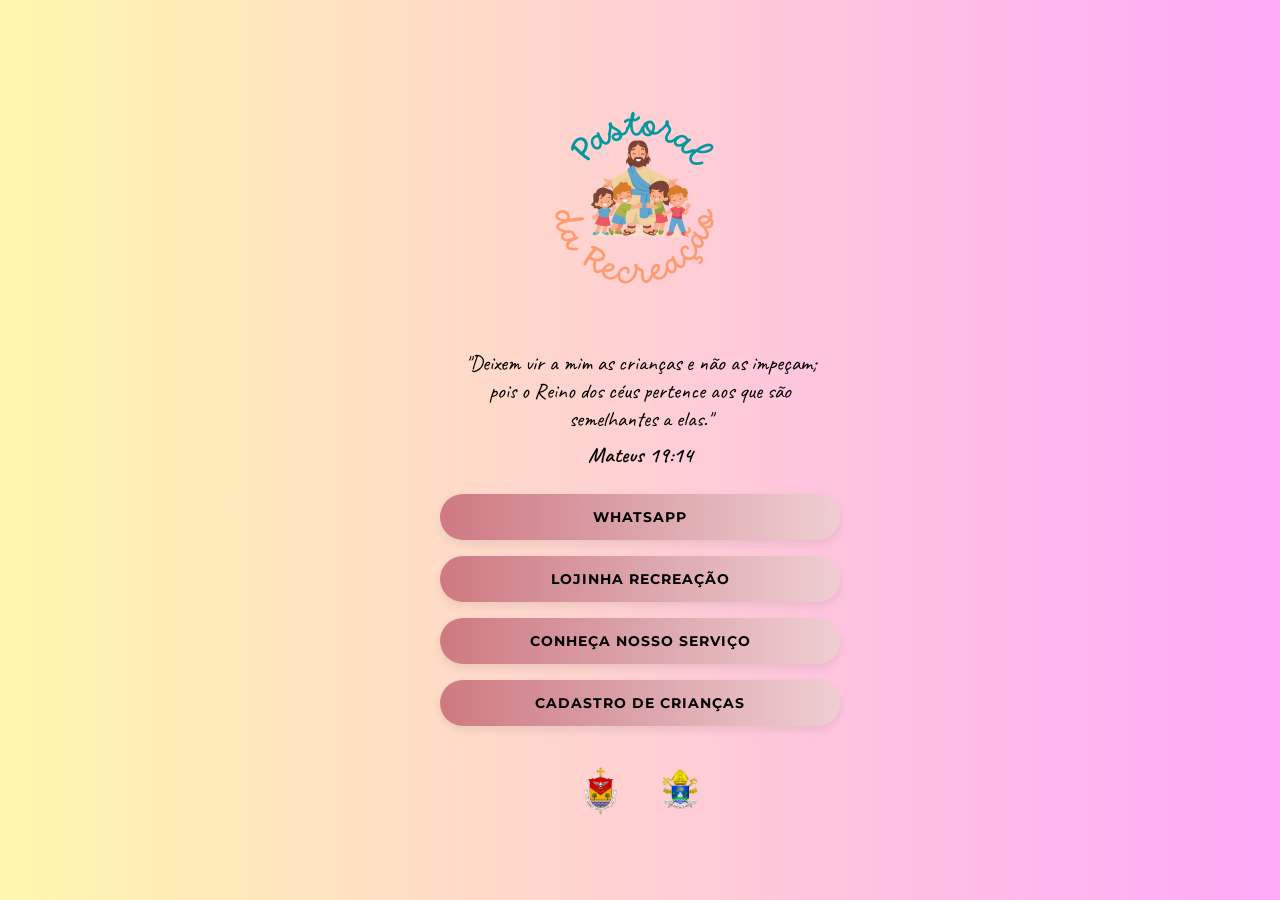
<file: index.html>
<!DOCTYPE html>
<html lang="pt-BR">
<head>
  <meta charset="UTF-8">
  <meta name="viewport" content="width=device-width, initial-scale=1.0">
  <title>Pastoral da Recreação</title>
  
  <!-- Fonte Dreaming Outloud / Caveat para o versículo -->
  <link rel="preconnect" href="https://fonts.googleapis.com">
  <link rel="preconnect" href="https://fonts.gstatic.com" crossorigin>
  <link href="https://fonts.googleapis.com/css2?family=Caveat:wght@500;600&family=Montserrat:wght@600;700&display=swap" rel="stylesheet">
  
  <link rel="stylesheet" href="style.css">
</head>
<body>

  <main class="card-container">
    
    <!-- Logo Principal sem fundo -->
    <img src="logo.png" alt="Pastoral da Recreação" class="logo-principal">

    <!-- Versículo Bíblico -->
    <blockquote class="versiculo">
      "Deixem vir a mim as crianças e não as impeçam; pois o Reino dos céus pertence aos que são semelhantes a elas."
      <span>Mateus 19:14</span>
    </blockquote>

<!-- Botões Principais -->
    <nav class="links-container">
      <a href="https://wa.me/55082991595924?text=Ol%C3%A1!%20Vim%20pelo%20Instagram%20da%20Pastoral%20da%20Recrea%C3%A7%C3%A3o" target="_blank" class="btn">WHATSAPP</a>
      
      <a href="lojinha.html" class="btn">LOJINHA RECREAÇÃO</a>
      
      <a href="servico.html" class="btn">CONHEÇA NOSSO SERVIÇO</a>
      
      <a href="https://forms.gle/XM6vUZsc3RKr69UEA" target="_blank" class="btn">CADASTRO DE CRIANÇAS</a>
    </nav>

    <!-- Logos de Rodapé -->
    <footer class="logos-rodape">
      <img src="logo-paroquia.png" alt="Logo Paróquia" class="img-rodape">
      <img src="logo-arquidiocese.png" alt="Logo Arquidiocese" class="img-rodape">
    </footer>

  </main>

</body>
</html>
</file>
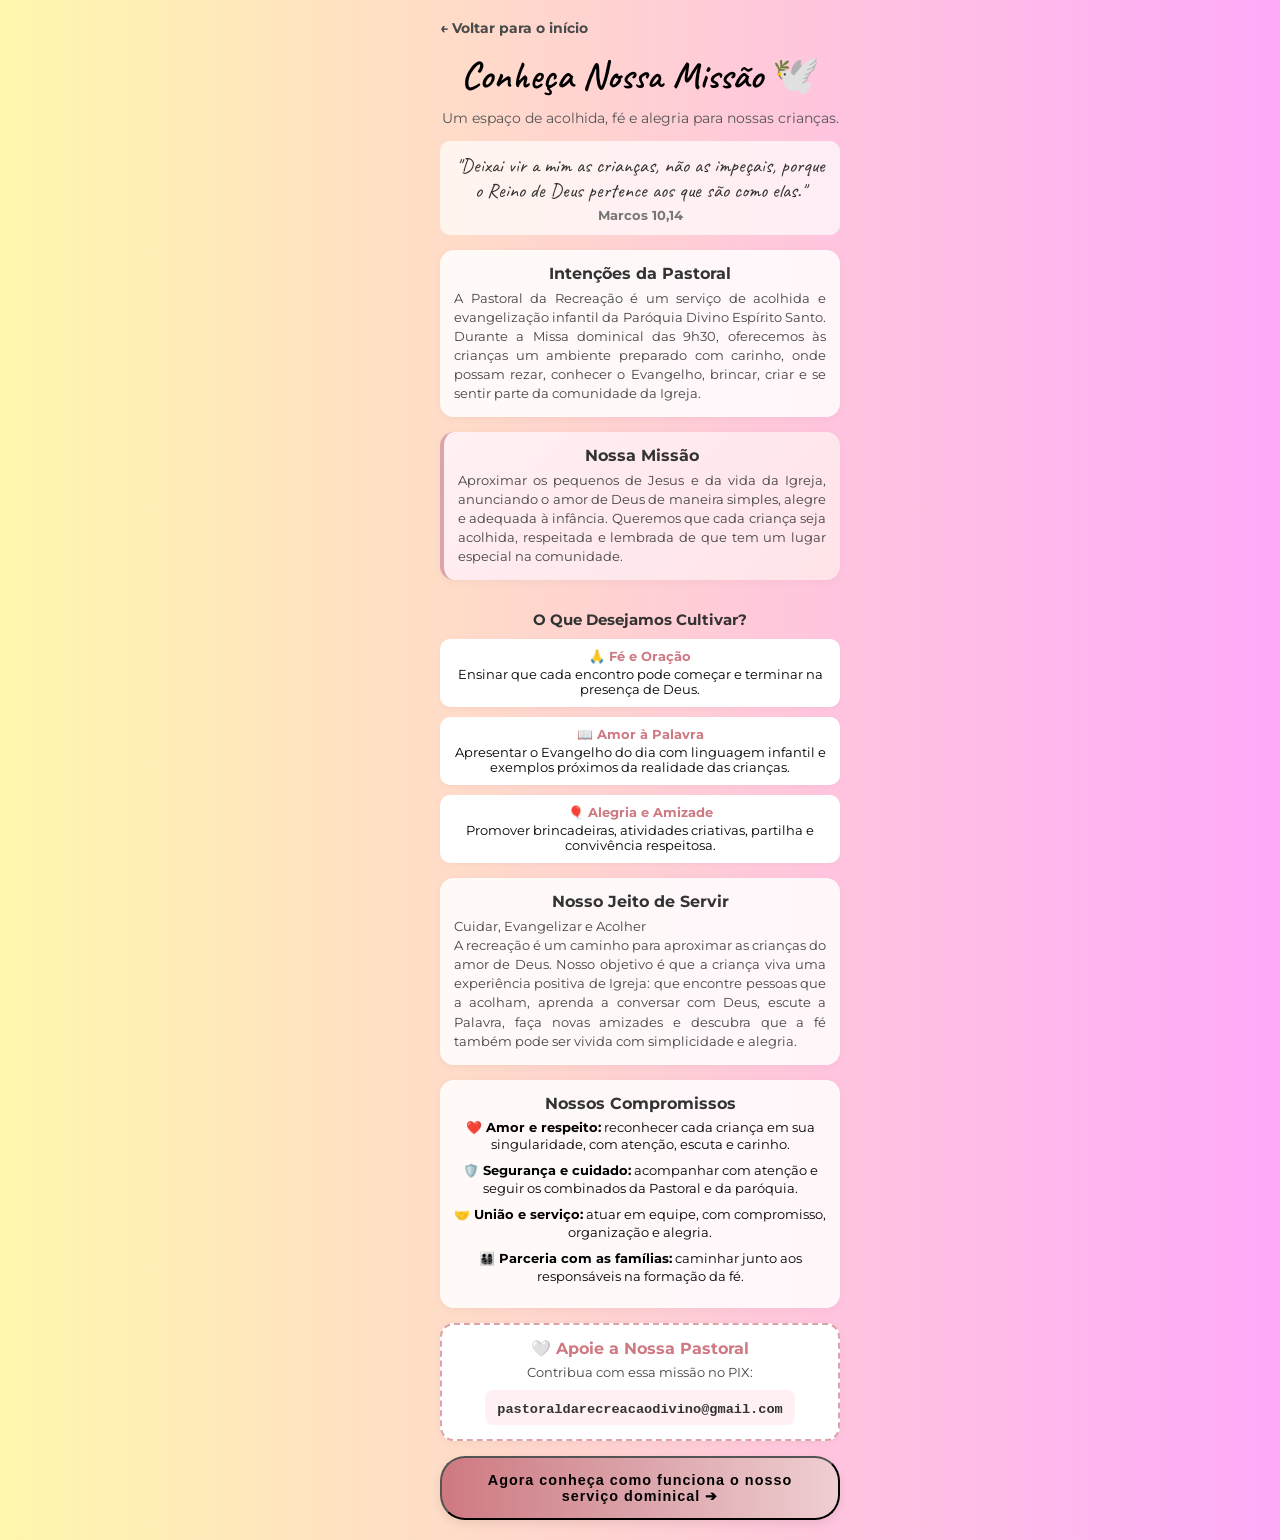
<file: servico.html>
<!DOCTYPE html>
<html lang="pt-BR">
<head>
  <meta charset="UTF-8">
  <meta name="viewport" content="width=device-width, initial-scale=1.0">
  <title>Conheça Nosso Serviço - Pastoral da Recreação</title>
  
  <link rel="preconnect" href="https://fonts.googleapis.com">
  <link rel="preconnect" href="https://fonts.gstatic.com" crossorigin>
  <link href="https://fonts.googleapis.com/css2?family=Caveat:wght@500;600&family=Montserrat:wght@500;600;700&display=swap" rel="stylesheet">
  
  <link rel="stylesheet" href="style.css">
</head>
<body>

  <main class="card-container lojinha-box">
    
    <!-- PÁGINA 1: MISSÃO E FLYER -->
    <section id="servico-pag-1" class="pagina-lojinha ativa">
      <a href="index.html" class="btn-voltar">← Voltar para o início</a>
      
      <h1 class="titulo-lojinha">Conheça Nossa Missão 🕊️</h1>
      <p class="subtitulo-servico">Um espaço de acolhida, fé e alegria para nossas crianças.</p>

      <blockquote class="versiculo-servico">
        "Deixai vir a mim as crianças, não as impeçais, porque o Reino de Deus pertence aos que são como elas."
        <span>Marcos 10,14</span>
      </blockquote>

      <div class="card-servico-bloco">
        <h3>Intenções da Pastoral</h3>
        <p>A Pastoral da Recreação é um serviço de acolhida e evangelização infantil da Paróquia Divino Espírito Santo. Durante a Missa dominical das 9h30, oferecemos às crianças um ambiente preparado com carinho, onde possam rezar, conhecer o Evangelho, brincar, criar e se sentir parte da comunidade da Igreja.</p>
      </div>

      <div class="card-servico-bloco destaque-rosa">
        <h3>Nossa Missão</h3>
        <p>Aproximar os pequenos de Jesus e da vida da Igreja, anunciando o amor de Deus de maneira simples, alegre e adequada à infância. Queremos que cada criança seja acolhida, respeitada e lembrada de que tem um lugar especial na comunidade.</p>
      </div>

      <h3 class="subtitulo-secao">O Que Desejamos Cultivar?</h3>
      <div class="grid-cultivar">
        <div class="card-cultivar">
          <strong>🙏 Fé e Oração</strong>
          <p>Ensinar que cada encontro pode começar e terminar na presença de Deus.</p>
        </div>
        <div class="card-cultivar">
          <strong>📖 Amor à Palavra</strong>
          <p>Apresentar o Evangelho do dia com linguagem infantil e exemplos próximos da realidade das crianças.</p>
        </div>
        <div class="card-cultivar">
          <strong>🎈 Alegria e Amizade</strong>
          <p>Promover brincadeiras, atividades criativas, partilha e convivência respeitosa.</p>
        </div>
      </div>

      <div class="card-servico-bloco">
        <h3>Nosso Jeito de Servir</h3>
        <p class="destaque-subtexto">Cuidar, Evangelizar e Acolher</p>
        <p>A recreação é um caminho para aproximar as crianças do amor de Deus. Nosso objetivo é que a criança viva uma experiência positiva de Igreja: que encontre pessoas que a acolham, aprenda a conversar com Deus, escute a Palavra, faça novas amizades e descubra que a fé também pode ser vivida com simplicidade e alegria.</p>
      </div>

     <div class="card-servico-bloco">
        <h3>Nossos Compromissos</h3>
        <ul class="lista-compromissos">
          <li><strong>❤️ Amor e respeito:</strong> reconhecer cada criança em sua singularidade, com atenção, escuta e carinho.</li>
          <li><strong>🛡️ Segurança e cuidado:</strong> acompanhar com atenção e seguir os combinados da Pastoral e da paróquia.</li>
          <li><strong>🤝 União e serviço:</strong> atuar em equipe, com compromisso, organização e alegria.</li>
          <li><strong>👨‍👩‍👧‍👦 Parceria com as famílias:</strong> caminhar junto aos responsáveis na formação da fé.</li>
        </ul>
      </div>

      <!-- BLOCO CHAVE PIX -->
      <div class="card-servico-bloco card-pix">
        <h3>🤍 Apoie a Nossa Pastoral</h3>
        <p>Contribua com essa missão no PIX:</p>
        <div class="chave-pix-box">
          <code>pastoraldarecreacaodivino@gmail.com</code>
        </div>
      </div>

      <button class="btn btn-destaque" onclick="mudarTelaServico('servico-pag-2')">
        Agora conheça como funciona o nosso serviço dominical ➔
      </button>
    </section>

    <!-- PÁGINA 2: PASSO A PASSO / ROTEIRO -->
    <section id="servico-pag-2" class="pagina-lojinha">
      <button class="btn-voltar" onclick="mudarTelaServico('servico-pag-1')">← Voltar para a missão</button>
      
      <h1 class="titulo-lojinha">Passo a Passo do Nosso Serviço 📋</h1>
      <p class="subtitulo-servico">Um roteiro de acolhida, fé, cuidado e alegria para nossas crianças.</p>

      <div class="tag-horario">
        ⏰ MISSA E RECREAÇÃO: 9H30<br>
        <small>Chegada dos voluntários: até 8h50 (40 minutos antes), para preparar o salão paroquial.</small>
      </div>

      <div class="lista-etapas">
        <div class="card-etapa">
          <span class="num-etapa">1</span>
          <div>
            <strong>Preparação do espaço</strong>
            <p>A equipe chega com antecedência para organizar o salão paroquial, preparar os materiais e deixar o ambiente pronto para receber as crianças.</p>
          </div>
        </div>

        <div class="card-etapa">
          <span class="num-etapa">2</span>
          <div>
            <strong>Acolhida e oração inicial</strong>
            <p>Na chegada, acolhemos cada criança e começamos com uma oração. Assim, ensinamos desde cedo que tudo deve começar na presença de Deus.</p>
          </div>
        </div>

        <div class="card-etapa">
          <span class="num-etapa">3</span>
          <div>
            <strong>Evangelho do dia</strong>
            <p>Apresentamos o mesmo Evangelho proclamado na missa, mas em linguagem infantil, com exemplos e explicações adequados para que as crianças compreendam e se familiarizem com a Palavra.</p>
          </div>
        </div>

        <div class="card-etapa">
          <span class="num-etapa">4</span>
          <div>
            <strong>Dinâmica relacionada ao Evangelho</strong>
            <p>Depois do Evangelho, realizamos uma dinâmica que ajude a transmitir sua mensagem. A atividade é escolhida previamente pelos voluntários escalados e deve estar ligada ao tema do dia.</p>
          </div>
        </div>

        <div class="card-etapa">
          <span class="num-etapa">5</span>
          <div>
            <strong>Pintura e lanche</strong>
            <p>Organizamos mesinhas e cadeiras para as crianças pintarem e realizarem a atividade. Também servimos um lanche simples e leve, previamente dividido entre os voluntários da escala da semana.</p>
          </div>
        </div>

        <div class="card-etapa">
          <span class="num-etapa">6</span>
          <div>
            <strong>Oração final e bênção</strong>
            <p>Ao final, reunimos as crianças, agradecemos pelo encontro e formamos uma fila para levá-las ao altar. Elas permanecem junto ao padre durante a bênção final, com a participação dos pais.</p>
          </div>
        </div>

        <div class="card-etapa">
          <span class="num-etapa">7</span>
          <div>
            <strong>Entrega às famílias</strong>
            <p>A entrega das crianças aos responsáveis acontece após a procissão de saída. Os voluntários devem acompanhar esse momento com atenção e entregar cada criança diretamente aos pais ou responsáveis.</p>
          </div>
        </div>

<div class="card-etapa">
          <span class="num-etapa">8</span>
          <div>
            <strong>Organização e limpeza</strong>
            <p>Depois da saída das famílias, retornamos ao salão paroquial para recolher os materiais e fazer a limpeza completa. O espaço deve ficar sem resíduos e em boas condições para o próximo grupo ou pastoral que for utilizá-lo.</p>
          </div>
        </div>
      </div>

      <div class="card-servico-bloco aviso-cuidados">
        <h3>⚠️ Atenção aos Cuidados com as Crianças</h3>
        <p>Durante a procissão de saída, mantenha as crianças organizadas e não bloqueie a passagem dos coroinhas pela porta lateral. Acompanhe a movimentação até que os pais ou responsáveis venham buscá-las, sempre com atenção e calma.</p>
        <p class="frase-final-servico"><em>"Servir com amor também é cuidar, organizar e deixar tudo pronto para o próximo."</em></p>
      </div>

      <!-- BOTÃO NOVO PARA VOLUNTÁRIOS -->
      <a href="https://wa.me/55082991595924?text=Ol%C3%A1!%20Gostaria%20de%20ser%20um%20volunt%C3%A1rio%20na%20Pastoral%20da%20Recrea%C3%A7%C3%A3o!" target="_blank" class="btn btn-destaque" style="margin-top: 15px; margin-bottom: 10px;">
        🤝 SEJA UM DE NOSSOS VOLUNTÁRIOS
      </a>

      <button class="btn-voltar" onclick="mudarTelaServico('servico-pag-1')">← Voltar ao início da Missão</button>
    </section>

  </main>

  <script>
    function mudarTelaServico(idPagina) {
      document.querySelectorAll('.pagina-lojinha').forEach(p => p.classList.remove('ativa'));
      document.getElementById(idPagina).classList.add('ativa');
      window.scrollTo(0, 0);
    }
  </script>
</body>
</html>
</file>
<file: style.css>
/* Importando a fonte similar à Dreaming Outloud / Caveat */
@import url('https://fonts.googleapis.com/css2?family=Caveat:wght@500;600&family=Montserrat:wght@600;700&display=swap');

* {
  box-sizing: border-box;
  margin: 0;
  padding: 0;
}

body {
  /* Fundo Gradiente de 90 graus exatamente como solicitado */
  background: linear-gradient(90deg, #fff7ad, #ffa9f9);
  font-family: 'Montserrat', sans-serif;
  display: flex;
  justify-content: center;
  align-items: center;
  min-height: 100vh;
  padding: 20px 15px;
}

/* Container do Cartão - Adaptação Automática */
.card-container {
  width: 100%;
  max-width: 400px; /* Largura perfeita para simular tela de celular no PC */
  display: flex;
  flex-direction: column;
  align-items: center;
  text-align: center;
}

/* Logo Principal */
.logo-principal {
  width: 80%;
  max-width: 250px;
  height: auto;
  margin-bottom: 20px;
}

/* Versículo Bíblico */
.versiculo {
  font-family: 'Caveat', cursive; /* Fonte similar à Dreaming Outloud */
  font-size: 1.35rem; /* Ajuste proporcional (~14.9px ajustado para escala web) */
  color: #000000;
  line-height: 1.3;
  margin-bottom: 25px;
  padding: 0 10px;
}

.versiculo span {
  display: block;
  margin-top: 8px;
  font-weight: 600;
}

/* Container dos Botões */
.links-container {
  width: 100%;
  display: flex;
  flex-direction: column;
  gap: 16px;
  margin-bottom: 35px;
}

/* Estilo dos Botões */
.btn {
  display: block;
  width: 100%;
  padding: 14px 20px;
  
  /* Gradiente linear de 90 graus dos botões */
  background: linear-gradient(90deg, #cf7982, #dba4aa, #efced1);
  
  color: #000000;
  text-decoration: none;
  font-weight: 700;
  font-size: 0.9rem;
  letter-spacing: 1px;
  border-radius: 25px; /* Cantos arredondados do layout */
  box-shadow: 0 4px 10px rgba(0, 0, 0, 0.08);
  transition: transform 0.2s ease, box-shadow 0.2s ease;
}

.btn:hover {
  transform: translateY(-2px);
  box-shadow: 0 6px 14px rgba(0, 0, 0, 0.12);
}

/* Logos do Rodapé */
.logos-rodape {
  display: flex;
  justify-content: center;
  align-items: center;
  gap: 20px;
  width: 100%;
}

.img-rodape {
  height: 60px;
  width: auto;
}
/* --- LOJINHA CSS --- */
.pagina-lojinha {
  display: none;
  width: 100%;
}

.pagina-lojinha.ativa {
  display: flex;
  flex-direction: column;
  align-items: center;
}

.btn-voltar {
  align-self: flex-start;
  background: none;
  border: none;
  color: #4a4a4a;
  text-decoration: none;
  font-weight: bold;
  margin-bottom: 15px;
  cursor: pointer;
  font-size: 0.85rem;
}

.aviso-institucional {
  background: rgba(255, 255, 255, 0.6);
  padding: 10px 14px;
  border-radius: 12px;
  font-size: 0.8rem;
  color: #333;
  margin-bottom: 20px;
  line-height: 1.3;
}

.grid-produtos {
  display: flex;
  flex-direction: column;
  gap: 15px;
  width: 100%;
  margin-bottom: 20px;
}

.card-item {
  display: flex;
  flex-direction: column;
  align-items: center;
}

.card-item img {
  width: 100%;
  max-width: 220px;
  border-radius: 10px;
  cursor: pointer;
}

.btn-modelo {
  width: 100%;
  padding: 10px;
  margin-top: 6px;
  background: linear-gradient(90deg, #cf7982, #dba4aa, #efced1);
  border: none;
  border-radius: 20px;
  font-weight: bold;
  cursor: pointer;
}

.box-imagem img {
  width: 100%;
  max-width: 260px;
  border-radius: 12px;
  margin-bottom: 15px;
}

.box-texto-devocional {
  font-size: 0.85rem;
  color: #333;
  line-height: 1.4;
  text-align: justify;
  margin-bottom: 15px;
}

.box-preco {
  background: #ffffff;
  padding: 10px 25px;
  border-radius: 8px;
  font-weight: bold;
  font-size: 1.1rem;
  margin-bottom: 15px;
  box-shadow: 0 2px 6px rgba(0,0,0,0.1);
}

.lista-carrinho {
  width: 100%;
  margin: 15px 0;
}

.item-carrinho {
  display: flex;
  justify-content: space-between;
  align-items: center;
  background: rgba(255,255,255,0.7);
  padding: 10px;
  border-radius: 8px;
  margin-bottom: 8px;
  font-size: 0.85rem;
}

.item-carrinho button {
  background: none;
  border: none;
  cursor: pointer;
}

.total-carrinho {
  font-size: 1.1rem;
  font-weight: bold;
  margin-bottom: 20px;
}

.btn-finalizar {
  background: #25d366 !important;
  color: white !important;
}
/* Título da Lojinha na Fonte Cursiva / Dreaming Outloud */
.titulo-lojinha {
  font-family: 'Caveat', cursive !important;
  font-size: 2.4rem !important;
  color: #000000 !important;
  margin-bottom: 10px;
  font-weight: 600;
}
/* --- ESTILOS DA PÁGINA SERVIÇOS --- */
.subtitulo-servico {
  font-size: 0.85rem;
  color: #555;
  margin-bottom: 15px;
  text-align: center;
}

.versiculo-servico {
  font-family: 'Caveat', cursive;
  font-size: 1.25rem;
  background: rgba(255, 255, 255, 0.7);
  padding: 12px;
  border-radius: 10px;
  margin-bottom: 15px;
  color: #333;
  text-align: center;
}

.versiculo-servico span {
  display: block;
  font-family: 'Montserrat', sans-serif;
  font-size: 0.8rem;
  font-weight: bold;
  margin-top: 5px;
  color: #777;
}

.card-servico-bloco {
  background: rgba(255, 255, 255, 0.85);
  border-radius: 14px;
  padding: 14px;
  margin-bottom: 15px;
  width: 100%;
  box-shadow: 0 2px 8px rgba(0,0,0,0.04);
}

.card-servico-bloco h3 {
  font-size: 1rem;
  color: #333;
  margin-bottom: 6px;
}

.card-servico-bloco p {
  font-size: 0.82rem;
  color: #444;
  line-height: 1.45;
  text-align: justify;
}

.destaque-rosa {
  background: linear-gradient(135deg, #fff0f3, #ffe3e8);
  border-left: 4px solid #dba4aa;
}

.subtitulo-secao {
  font-size: 0.95rem;
  margin: 15px 0 10px;
  color: #333;
}

.grid-cultivar {
  display: flex;
  flex-direction: column;
  gap: 10px;
  width: 100%;
  margin-bottom: 15px;
}

.card-cultivar {
  background: #ffffff;
  padding: 10px 12px;
  border-radius: 10px;
  font-size: 0.8rem;
  box-shadow: 0 2px 5px rgba(0,0,0,0.03);
}

.card-cultivar strong {
  display: block;
  color: #cf7982;
  margin-bottom: 3px;
}

.lista-compromissos {
  list-style: none;
  padding: 0;
  font-size: 0.8rem;
  line-height: 1.4;
}

.lista-compromissos li {
  margin-bottom: 8px;
}

.tag-horario {
  background: #ffffff;
  border: 2px dashed #dba4aa;
  padding: 10px;
  border-radius: 12px;
  font-weight: bold;
  font-size: 0.9rem;
  color: #333;
  margin-bottom: 20px;
  width: 100%;
  text-align: center;
}

.lista-etapas {
  display: flex;
  flex-direction: column;
  gap: 12px;
  width: 100%;
  margin-bottom: 15px;
}

.card-etapa {
  display: flex;
  gap: 12px;
  background: rgba(255, 255, 255, 0.9);
  padding: 12px;
  border-radius: 12px;
  align-items: flex-start;
  box-shadow: 0 2px 6px rgba(0,0,0,0.03);
}

.num-etapa {
  background: linear-gradient(135deg, #cf7982, #dba4aa);
  color: white;
  font-weight: bold;
  width: 26px;
  height: 26px;
  border-radius: 50%;
  display: flex;
  align-items: center;
  justify-content: center;
  font-size: 0.85rem;
  flex-shrink: 0;
}

.card-etapa strong {
  display: block;
  font-size: 0.85rem;
  color: #333;
  margin-bottom: 2px;
}

.card-etapa p {
  font-size: 0.78rem;
  color: #555;
  line-height: 1.35;
}

.aviso-cuidados {
  border-left: 4px solid #ff9f43;
  background: #fffdf9;
}

.frase-final-servico {
  margin-top: 10px;
  text-align: center !important;
  color: #cf7982 !important;
  font-weight: 500;
}
/* Card PIX */
.card-pix {
  background: #ffffff !important;
  border: 2px dashed #dba4aa;
  text-align: center;
}

.card-pix h3 {
  color: #cf7982;
  margin-bottom: 5px;
}

.card-pix p {
  text-align: center !important;
  margin-bottom: 8px;
}

.chave-pix-box {
  background: #fff0f3;
  padding: 8px 12px;
  border-radius: 8px;
  display: inline-block;
  user-select: all; /* Facilita para o usuário selecionar e copiar */
}

.chave-pix-box code {
  font-size: 0.85rem;
  font-weight: bold;
  color: #333;
}
</file>
